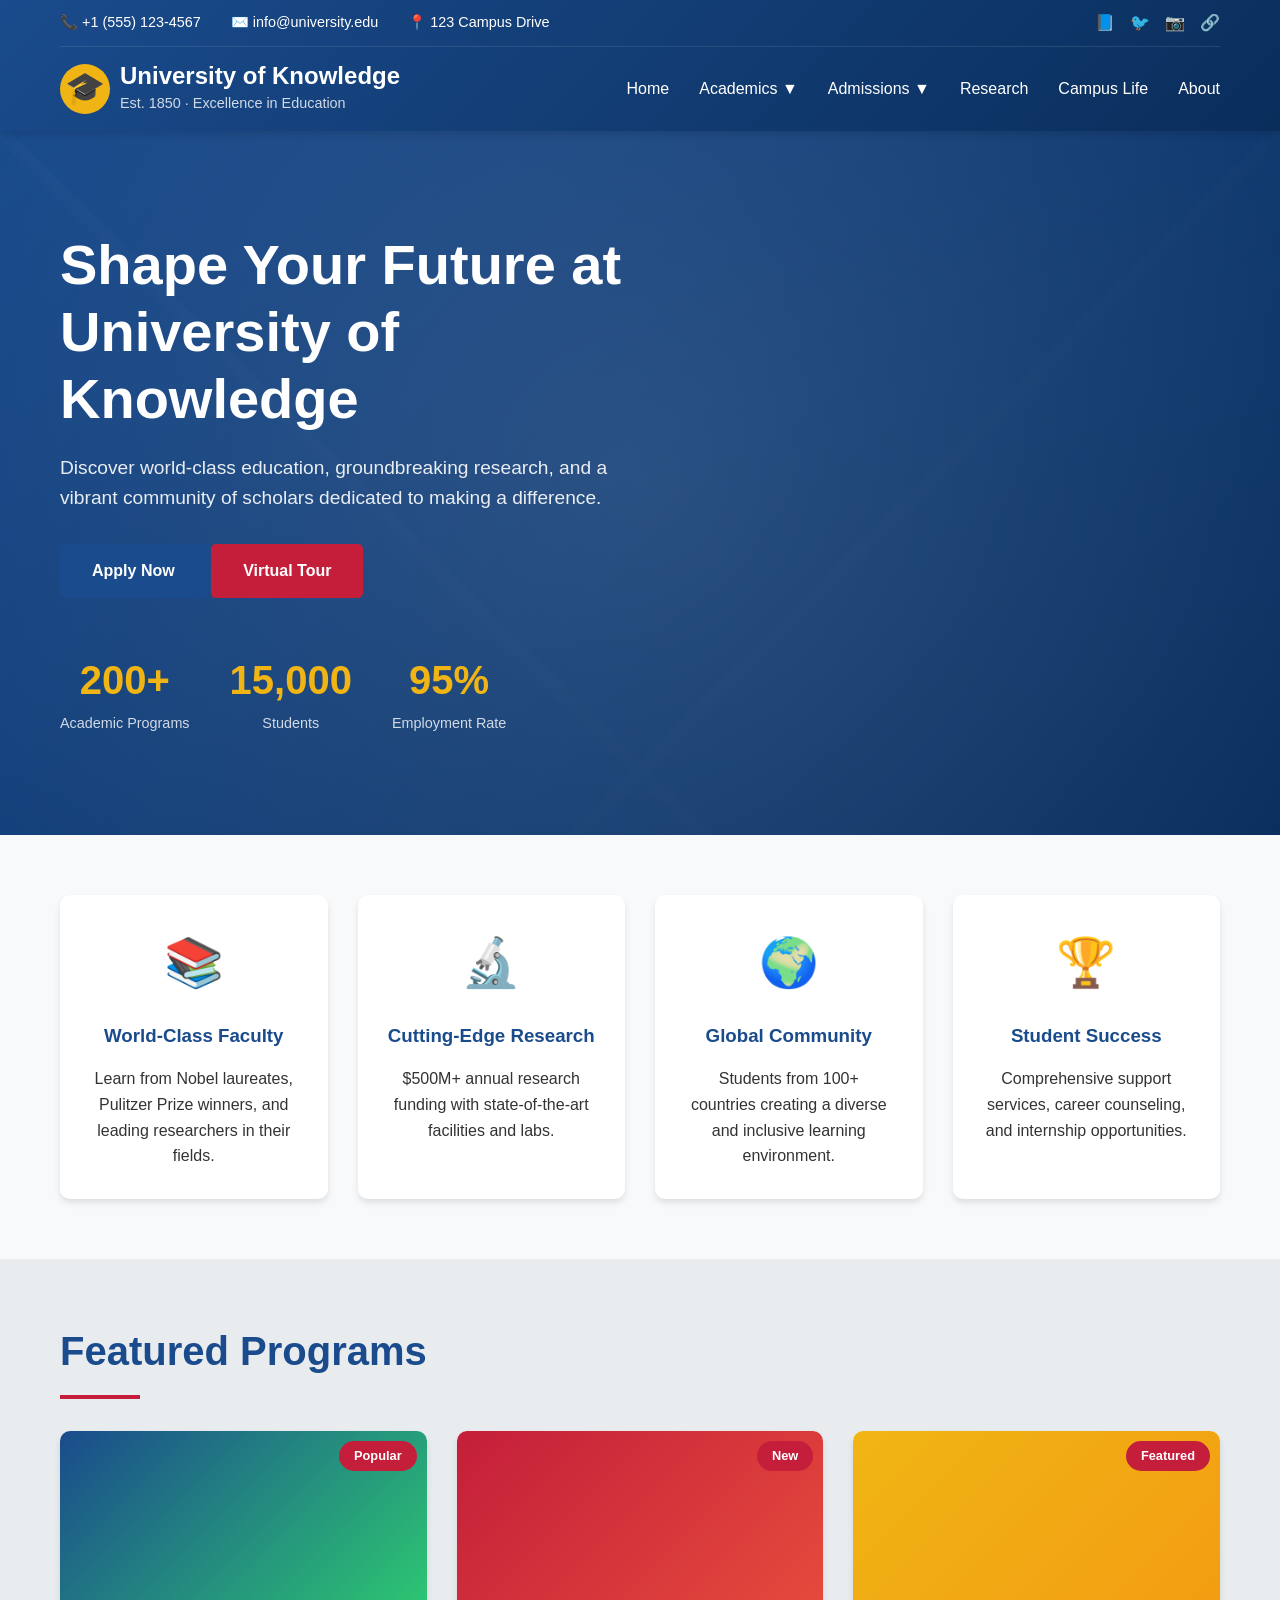
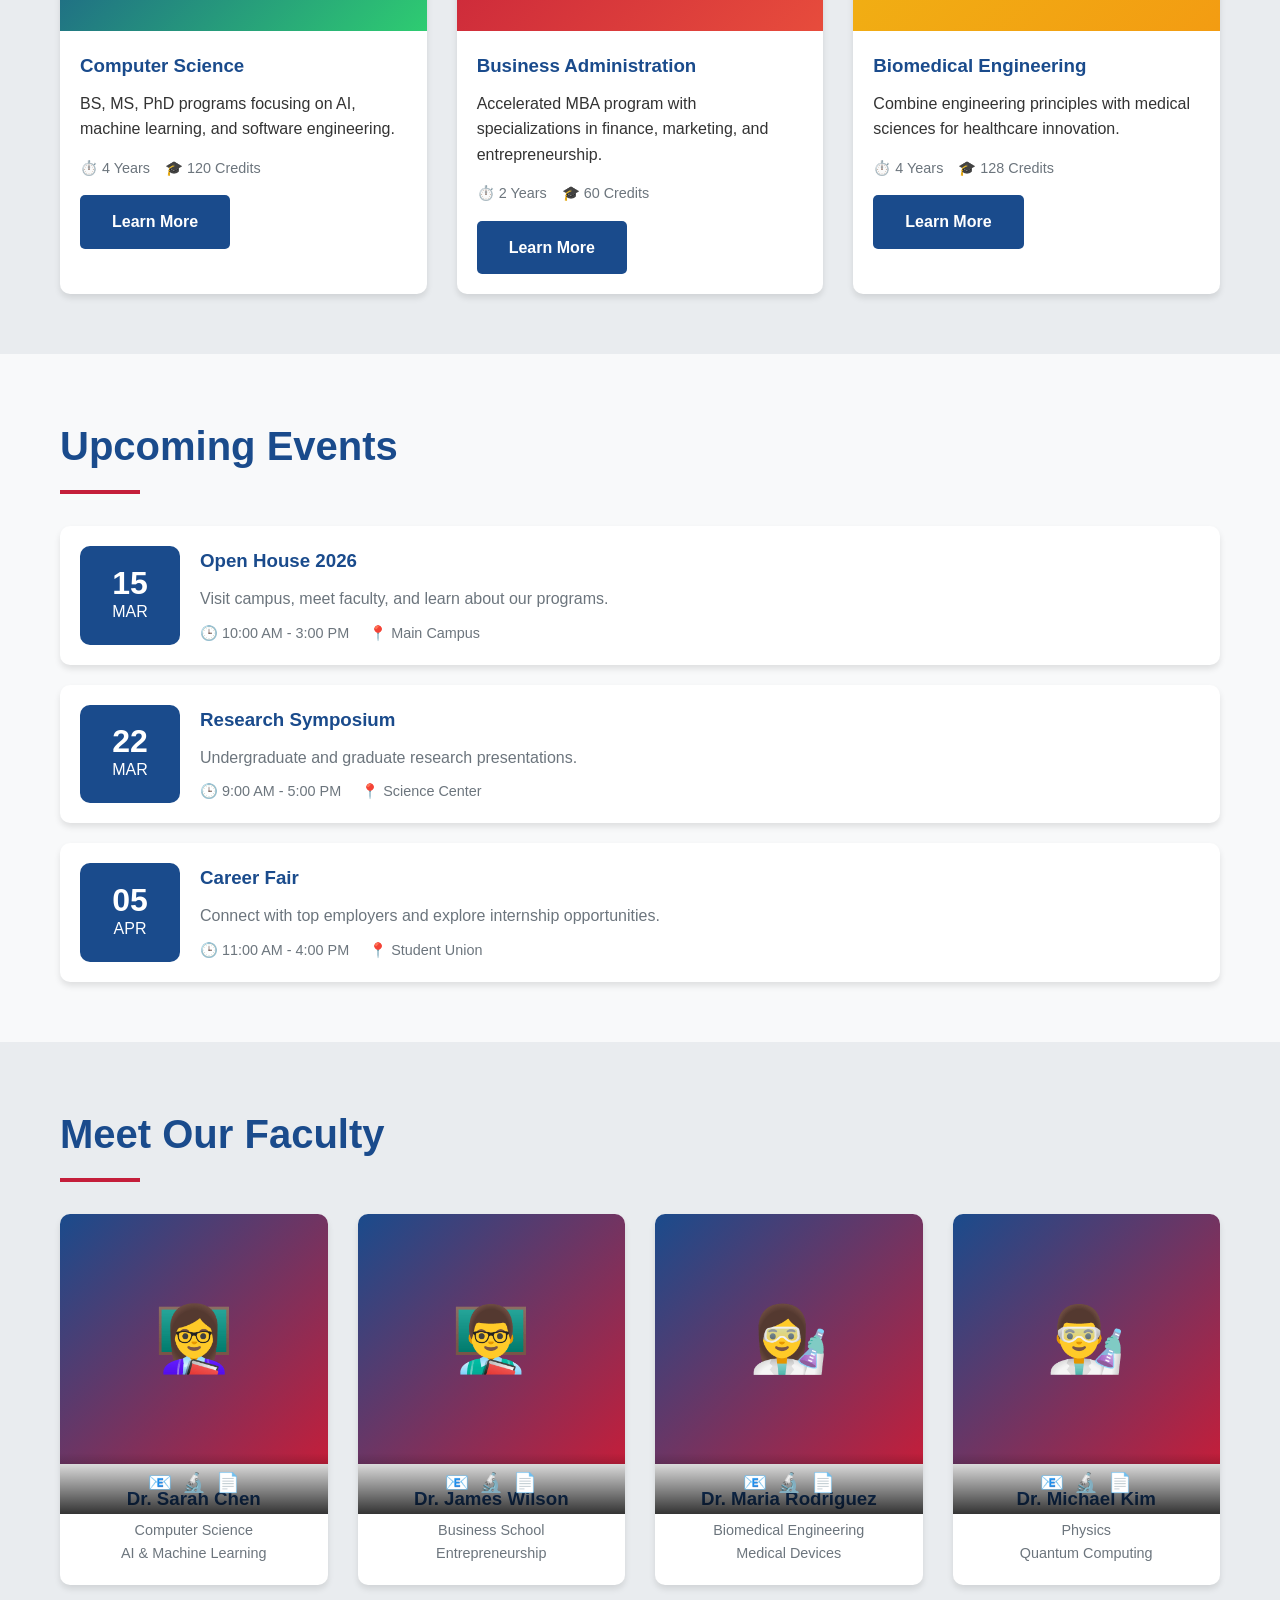
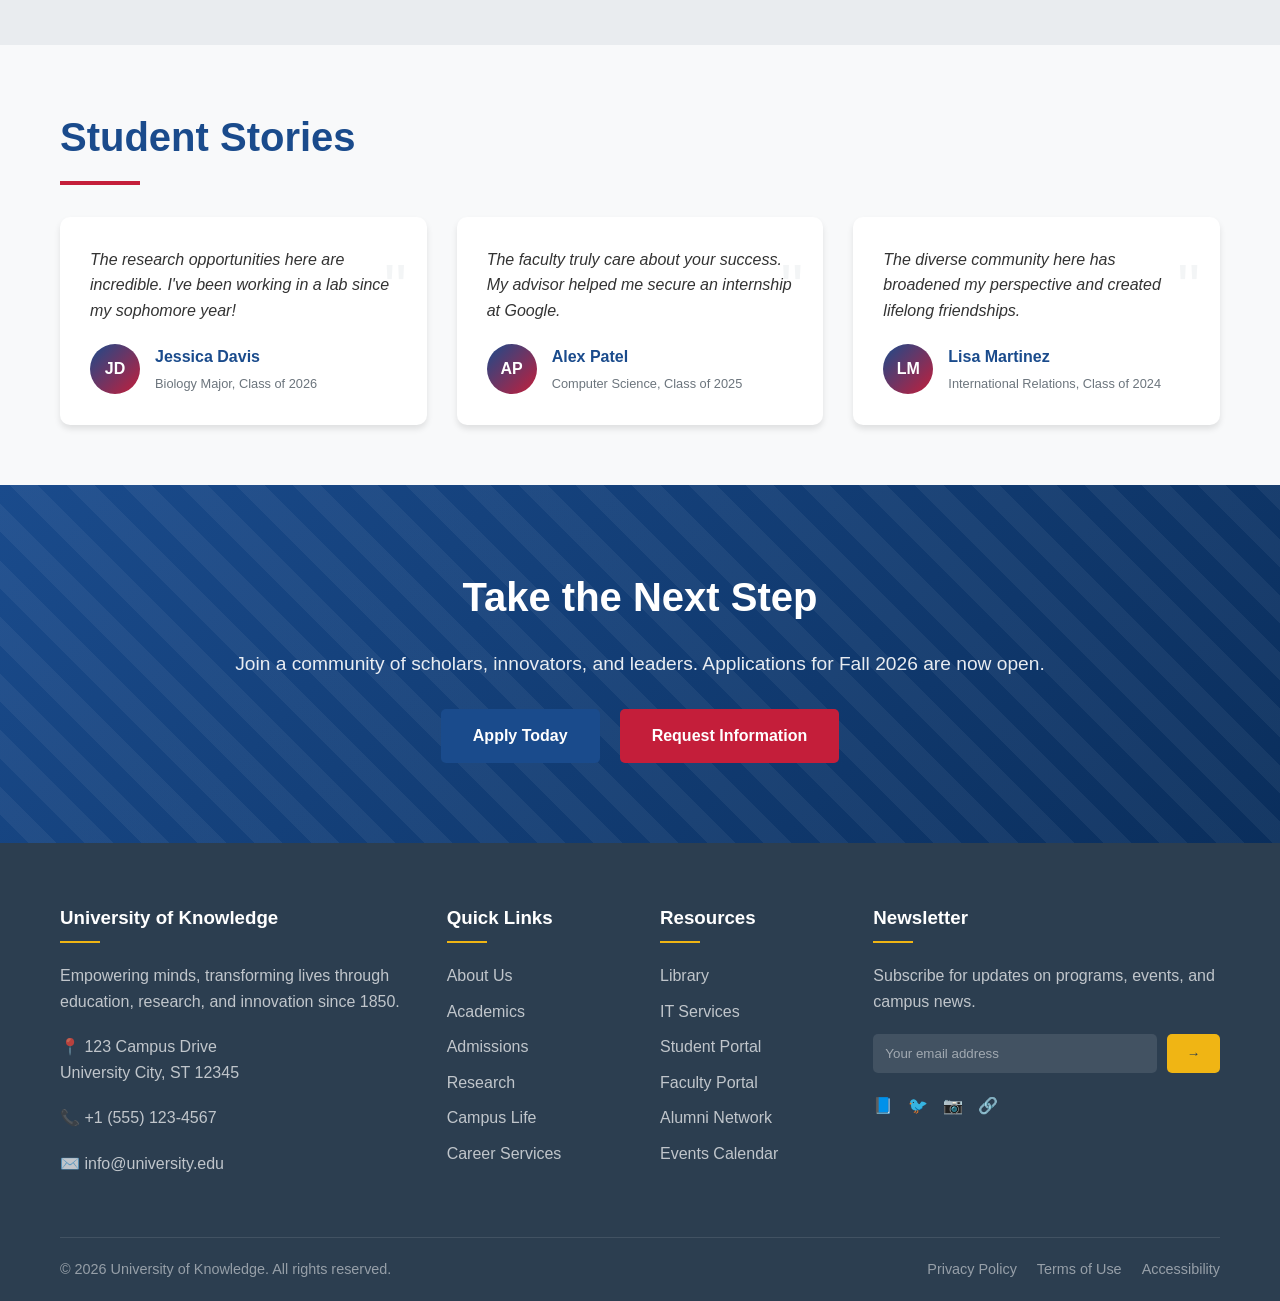
<file: index.html>
<!DOCTYPE html>
<html lang="en">
<head>
    <meta charset="UTF-8">
    <meta name="viewport" content="width=device-width, initial-scale=1.0">
    <title>University of Knowledge - Demo</title>
    <link rel="stylesheet" href="style.css">
      
</head>
<body>
    <header id="university-header">
        <div class="container">
            <!-- Top Bar -->
            <div class="header-top">
                <div class="university-info">
                    <span>📞 +1 (555) 123-4567</span>
                    <span>✉️ info@university.edu</span>
                    <span>📍 123 Campus Drive</span>
                </div>
                <div class="social-links">
                    <a href="#">📘</a>
                    <a href="#">🐦</a>
                    <a href="#">📷</a>
                    <a href="#">🔗</a>
                </div>
            </div>

            <!-- Main Navigation -->
            <nav class="main-nav">
                <div class="logo">
                    <div class="logo-icon">🎓</div>
                    <div class="logo-text">
                        <h1>University of Knowledge</h1>
                        <span>Est. 1850 · Excellence in Education</span>
                    </div>
                </div>
                
                <button class="mobile-menu-btn" onclick="toggleMenu()">☰</button>
                
                <ul class="nav-menu" id="navMenu">
                    <li><a href="#">Home</a></li>
                    <li class="dropdown">
                        <a href="#">Academics ▼</a>
                        <div class="dropdown-content">
                            <a href="#">Undergraduate</a>
                            <a href="#">Graduate</a>
                            <a href="#">Online Programs</a>
                            <a href="#">Continuing Education</a>
                        </div>
                    </li>
                    <li class="dropdown">
                        <a href="#">Admissions ▼</a>
                        <div class="dropdown-content">
                            <a href="#">Apply Now</a>
                            <a href="#">Requirements</a>
                            <a href="#">Tuition & Aid</a>
                            <a href="#">Visit Campus</a>
                        </div>
                    </li>
                    <li><a href="#">Research</a></li>
                    <li><a href="#">Campus Life</a></li>
                    <li><a href="#">About</a></li>
                </ul>
            </nav>
        </div>
    </header>

    <!-- Hero Section -->
    <section class="hero">
        <div class="container">
            <div class="hero-content">
                <h2>Shape Your Future at University of Knowledge</h2>
                <p>Discover world-class education, groundbreaking research, and a vibrant community of scholars dedicated to making a difference.</p>
                <a href="#" class="btn">Apply Now</a>
                <a href="#" class="btn btn-secondary">Virtual Tour</a>
                
                <div class="hero-stats">
                    <div class="stat-item">
                        <div class="stat-number">200+</div>
                        <div class="stat-label">Academic Programs</div>
                    </div>
                    <div class="stat-item">
                        <div class="stat-number">15,000</div>
                        <div class="stat-label">Students</div>
                    </div>
                    <div class="stat-item">
                        <div class="stat-number">95%</div>
                        <div class="stat-label">Employment Rate</div>
                    </div>
                </div>
            </div>
        </div>
    </section>

    <!-- Features Section -->
    <div class="container">
        <div class="features-grid">
            <div class="feature-card">
                <div class="feature-icon">📚</div>
                <h3>World-Class Faculty</h3>
                <p>Learn from Nobel laureates, Pulitzer Prize winners, and leading researchers in their fields.</p>
            </div>
            <div class="feature-card">
                <div class="feature-icon">🔬</div>
                <h3>Cutting-Edge Research</h3>
                <p>$500M+ annual research funding with state-of-the-art facilities and labs.</p>
            </div>
            <div class="feature-card">
                <div class="feature-icon">🌍</div>
                <h3>Global Community</h3>
                <p>Students from 100+ countries creating a diverse and inclusive learning environment.</p>
            </div>
            <div class="feature-card">
                <div class="feature-icon">🏆</div>
                <h3>Student Success</h3>
                <p>Comprehensive support services, career counseling, and internship opportunities.</p>
            </div>
        </div>
    </div>

    <!-- Programs Section -->
    <section class="programs">
        <div class="container">
            <h2 class="section-title">Featured Programs</h2>
            <div class="programs-grid">
                <div class="program-card">
                    <div class="program-image">
                        <div class="program-badge">Popular</div>
                    </div>
                    <div class="program-content">
                        <h3>Computer Science</h3>
                        <p>BS, MS, PhD programs focusing on AI, machine learning, and software engineering.</p>
                        <div class="program-meta">
                            <span>⏱️ 4 Years</span>
                            <span>🎓 120 Credits</span>
                        </div>
                        <a href="#" class="btn">Learn More</a>
                    </div>
                </div>
                <div class="program-card">
                    <div class="program-image">
                        <div class="program-badge">New</div>
                    </div>
                    <div class="program-content">
                        <h3>Business Administration</h3>
                        <p>Accelerated MBA program with specializations in finance, marketing, and entrepreneurship.</p>
                        <div class="program-meta">
                            <span>⏱️ 2 Years</span>
                            <span>🎓 60 Credits</span>
                        </div>
                        <a href="#" class="btn">Learn More</a>
                    </div>
                </div>
                <div class="program-card">
                    <div class="program-image">
                        <div class="program-badge">Featured</div>
                    </div>
                    <div class="program-content">
                        <h3>Biomedical Engineering</h3>
                        <p>Combine engineering principles with medical sciences for healthcare innovation.</p>
                        <div class="program-meta">
                            <span>⏱️ 4 Years</span>
                            <span>🎓 128 Credits</span>
                        </div>
                        <a href="#" class="btn">Learn More</a>
                    </div>
                </div>
            </div>
        </div>
    </section>

    <!-- Events Section -->
    <section class="events">
        <div class="container">
            <h2 class="section-title">Upcoming Events</h2>
            <div class="events-list">
                <div class="event-item">
                    <div class="event-date">
                        <div class="day">15</div>
                        <div class="month">MAR</div>
                    </div>
                    <div class="event-details">
                        <h3>Open House 2026</h3>
                        <p>Visit campus, meet faculty, and learn about our programs.</p>
                        <div class="event-meta">
                            <span>🕒 10:00 AM - 3:00 PM</span>
                            <span>📍 Main Campus</span>
                        </div>
                    </div>
                </div>
                <div class="event-item">
                    <div class="event-date">
                        <div class="day">22</div>
                        <div class="month">MAR</div>
                    </div>
                    <div class="event-details">
                        <h3>Research Symposium</h3>
                        <p>Undergraduate and graduate research presentations.</p>
                        <div class="event-meta">
                            <span>🕒 9:00 AM - 5:00 PM</span>
                            <span>📍 Science Center</span>
                        </div>
                    </div>
                </div>
                <div class="event-item">
                    <div class="event-date">
                        <div class="day">05</div>
                        <div class="month">APR</div>
                    </div>
                    <div class="event-details">
                        <h3>Career Fair</h3>
                        <p>Connect with top employers and explore internship opportunities.</p>
                        <div class="event-meta">
                            <span>🕒 11:00 AM - 4:00 PM</span>
                            <span>📍 Student Union</span>
                        </div>
                    </div>
                </div>
            </div>
        </div>
    </section>

    <section class="faculty">
        <div class="container">
            <h2 class="section-title">Meet Our Faculty</h2>
            <div class="faculty-grid">
                <div class="faculty-card">
                    <div class="faculty-image">
                        <span>👩‍🏫</span>
                        <div class="faculty-social">
                            <a href="#">📧</a>
                            <a href="#">🔬</a>
                            <a href="#">📄</a>
                        </div>
                    </div>
                    <div class="faculty-info">
                        <h3>Dr. Sarah Chen</h3>
                        <p>Computer Science</p>
                        <p>AI & Machine Learning</p>
                    </div>
                </div>
                <div class="faculty-card">
                    <div class="faculty-image">
                        <span>👨‍🏫</span>
                        <div class="faculty-social">
                            <a href="#">📧</a>
                            <a href="#">🔬</a>
                            <a href="#">📄</a>
                        </div>
                    </div>
                    <div class="faculty-info">
                        <h3>Dr. James Wilson</h3>
                        <p>Business School</p>
                        <p>Entrepreneurship</p>
                    </div>
                </div>
                <div class="faculty-card">
                    <div class="faculty-image">
                        <span>👩‍🔬</span>
                        <div class="faculty-social">
                            <a href="#">📧</a>
                            <a href="#">🔬</a>
                            <a href="#">📄</a>
                        </div>
                    </div>
                    <div class="faculty-info">
                        <h3>Dr. Maria Rodriguez</h3>
                        <p>Biomedical Engineering</p>
                        <p>Medical Devices</p>
                    </div>
                </div>
                <div class="faculty-card">
                    <div class="faculty-image">
                        <span>👨‍🔬</span>
                        <div class="faculty-social">
                            <a href="#">📧</a>
                            <a href="#">🔬</a>
                            <a href="#">📄</a>
                        </div>
                    </div>
                    <div class="faculty-info">
                        <h3>Dr. Michael Kim</h3>
                        <p>Physics</p>
                        <p>Quantum Computing</p>
                    </div>
                </div>
            </div>
        </div>
    </section>

    <section class="testimonials">
        <div class="container">
            <h2 class="section-title">Student Stories</h2>
            <div class="testimonial-slider">
                <div class="testimonial-card">
                    <div class="quote-icon">"</div>
                    <p class="testimonial-text">The research opportunities here are incredible. I've been working in a lab since my sophomore year!</p>
                    <div class="testimonial-author">
                        <div class="author-avatar">JD</div>
                        <div class="author-info">
                            <h4>Jessica Davis</h4>
                            <p>Biology Major, Class of 2026</p>
                        </div>
                    </div>
                </div>
                <div class="testimonial-card">
                    <div class="quote-icon">"</div>
                    <p class="testimonial-text">The faculty truly care about your success. My advisor helped me secure an internship at Google.</p>
                    <div class="testimonial-author">
                        <div class="author-avatar">AP</div>
                        <div class="author-info">
                            <h4>Alex Patel</h4>
                            <p>Computer Science, Class of 2025</p>
                        </div>
                    </div>
                </div>
                <div class="testimonial-card">
                    <div class="quote-icon">"</div>
                    <p class="testimonial-text">The diverse community here has broadened my perspective and created lifelong friendships.</p>
                    <div class="testimonial-author">
                        <div class="author-avatar">LM</div>
                        <div class="author-info">
                            <h4>Lisa Martinez</h4>
                            <p>International Relations, Class of 2024</p>
                        </div>
                    </div>
                </div>
            </div>
        </div>
    </section>

    <section class="cta">
        <div class="container">
            <div class="cta-content">
                <h2>Take the Next Step</h2>
                <p>Join a community of scholars, innovators, and leaders. Applications for Fall 2026 are now open.</p>
                <div class="cta-buttons">
                    <a href="#" class="btn">Apply Today</a>
                    <a href="#" class="btn btn-secondary">Request Information</a>
                </div>
            </div>
        </div>
    </section>

    <footer id="university-footer">
        <div class="container">
            <div class="footer-grid">
                <div class="footer-col">
                    <h3>University of Knowledge</h3>
                    <p>Empowering minds, transforming lives through education, research, and innovation since 1850.</p>
                    <p>📍 123 Campus Drive<br>University City, ST 12345</p>
                    <p>📞 +1 (555) 123-4567</p>
                    <p>✉️ info@university.edu</p>
                </div>
                <div class="footer-col">
                    <h3>Quick Links</h3>
                    <ul class="footer-links">
                        <li><a href="#">About Us</a></li>
                        <li><a href="#">Academics</a></li>
                        <li><a href="#">Admissions</a></li>
                        <li><a href="#">Research</a></li>
                        <li><a href="#">Campus Life</a></li>
                        <li><a href="#">Career Services</a></li>
                    </ul>
                </div>
                <div class="footer-col">
                    <h3>Resources</h3>
                    <ul class="footer-links">
                        <li><a href="#">Library</a></li>
                        <li><a href="#">IT Services</a></li>
                        <li><a href="#">Student Portal</a></li>
                        <li><a href="#">Faculty Portal</a></li>
                        <li><a href="#">Alumni Network</a></li>
                        <li><a href="#">Events Calendar</a></li>
                    </ul>
                </div>
                <div class="footer-col">
                    <h3>Newsletter</h3>
                    <p>Subscribe for updates on programs, events, and campus news.</p>
                    <form class="newsletter-form">
                        <input type="email" placeholder="Your email address">
                        <button type="submit">→</button>
                    </form>
                    <div class="social-links" style="margin-top: 20px;">
                        <a href="#">📘</a>
                        <a href="#">🐦</a>
                        <a href="#">📷</a>
                        <a href="#">🔗</a>
                    </div>
                </div>
            </div>
            <div class="footer-bottom">
                <div>© 2026 University of Knowledge. All rights reserved.</div>
                <div class="footer-bottom-links">
                    <a href="#">Privacy Policy</a>
                    <a href="#">Terms of Use</a>
                    <a href="#">Accessibility</a>
                </div>
            </div>
        </div>
    </footer>


</body>
</html>
</file>
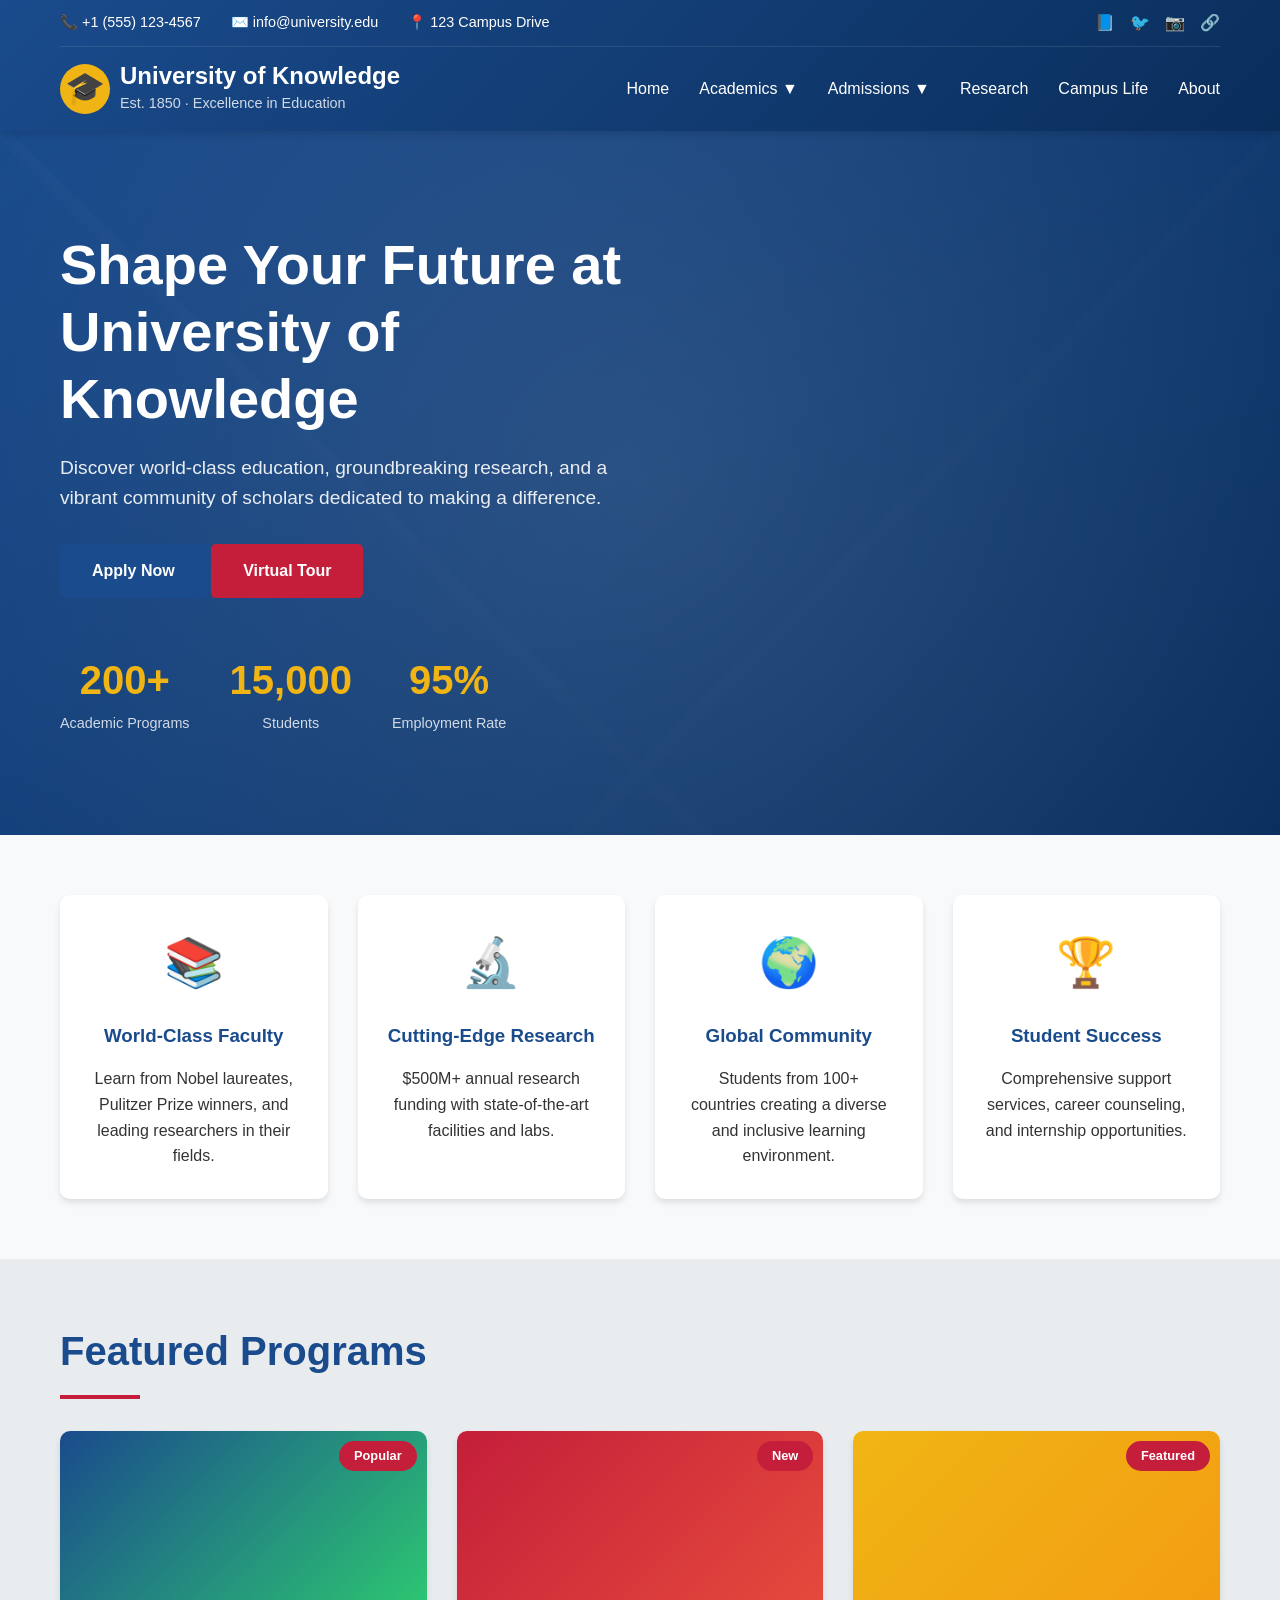
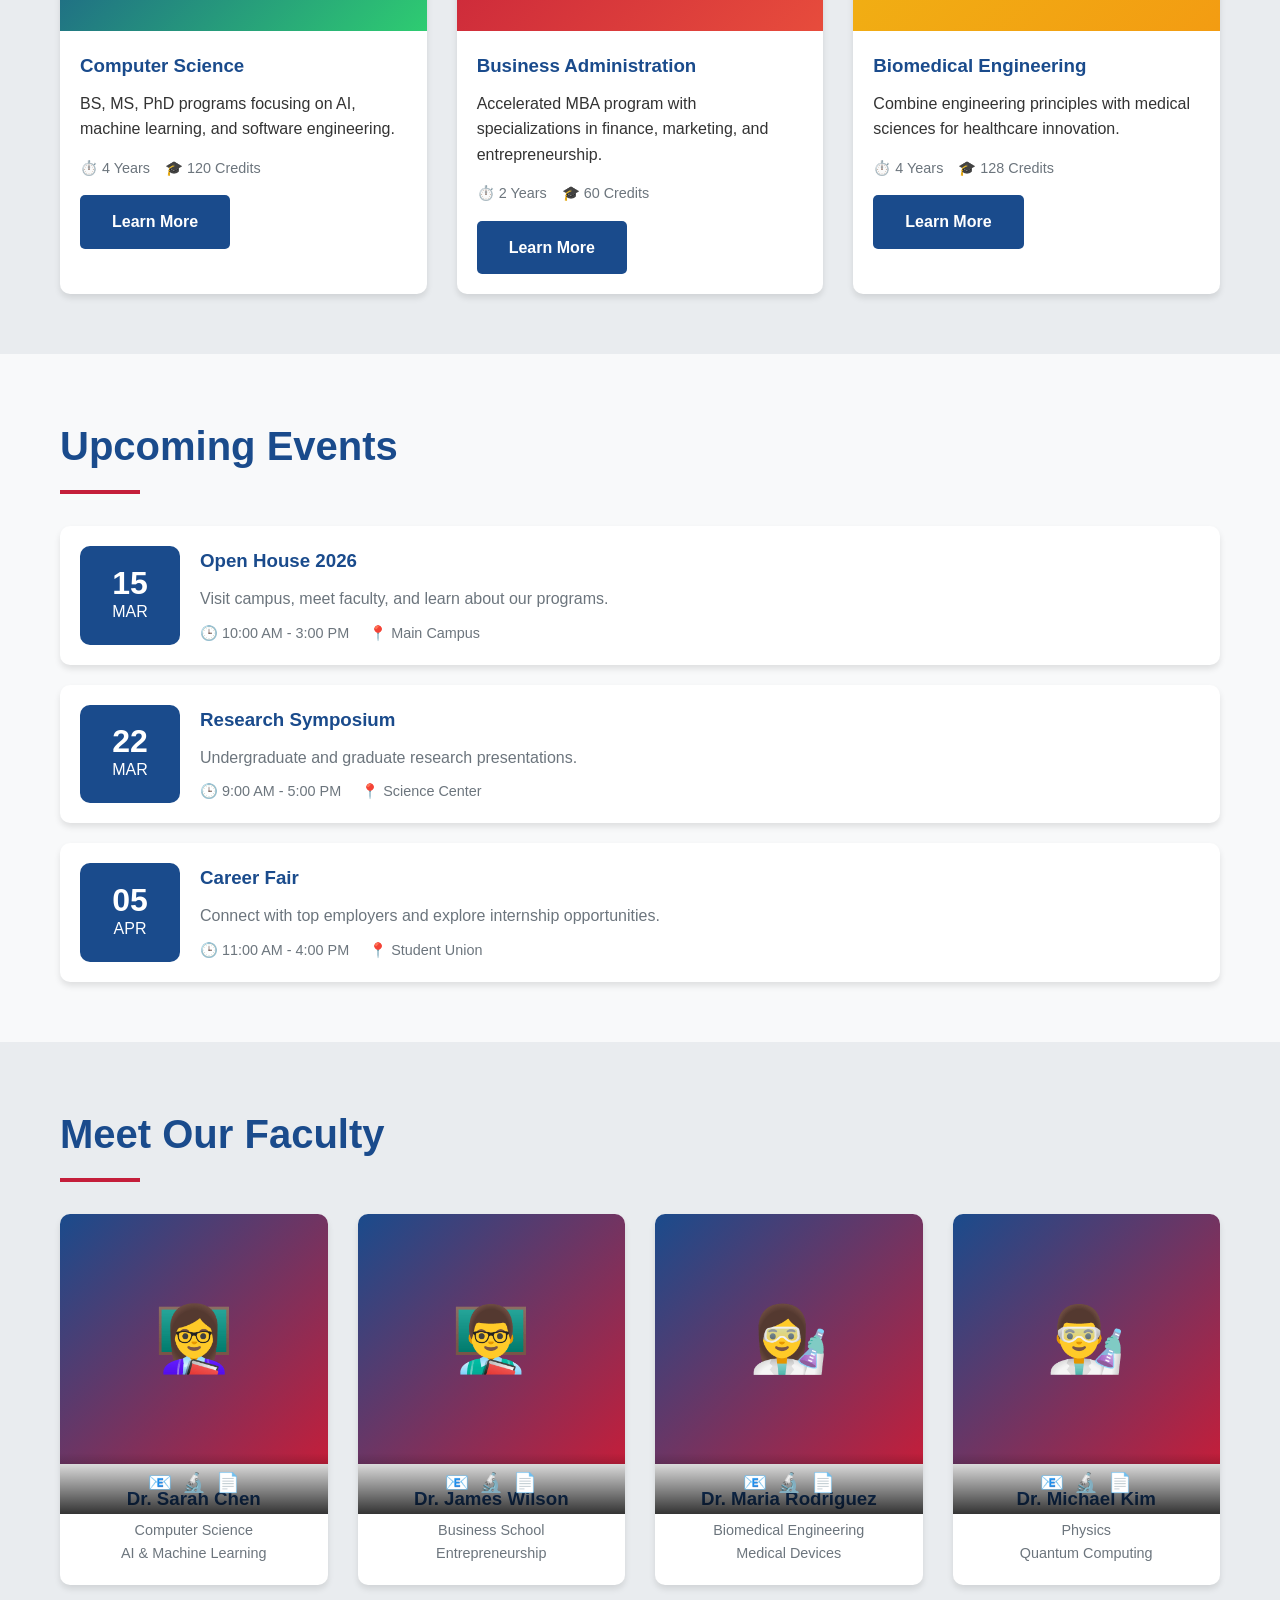
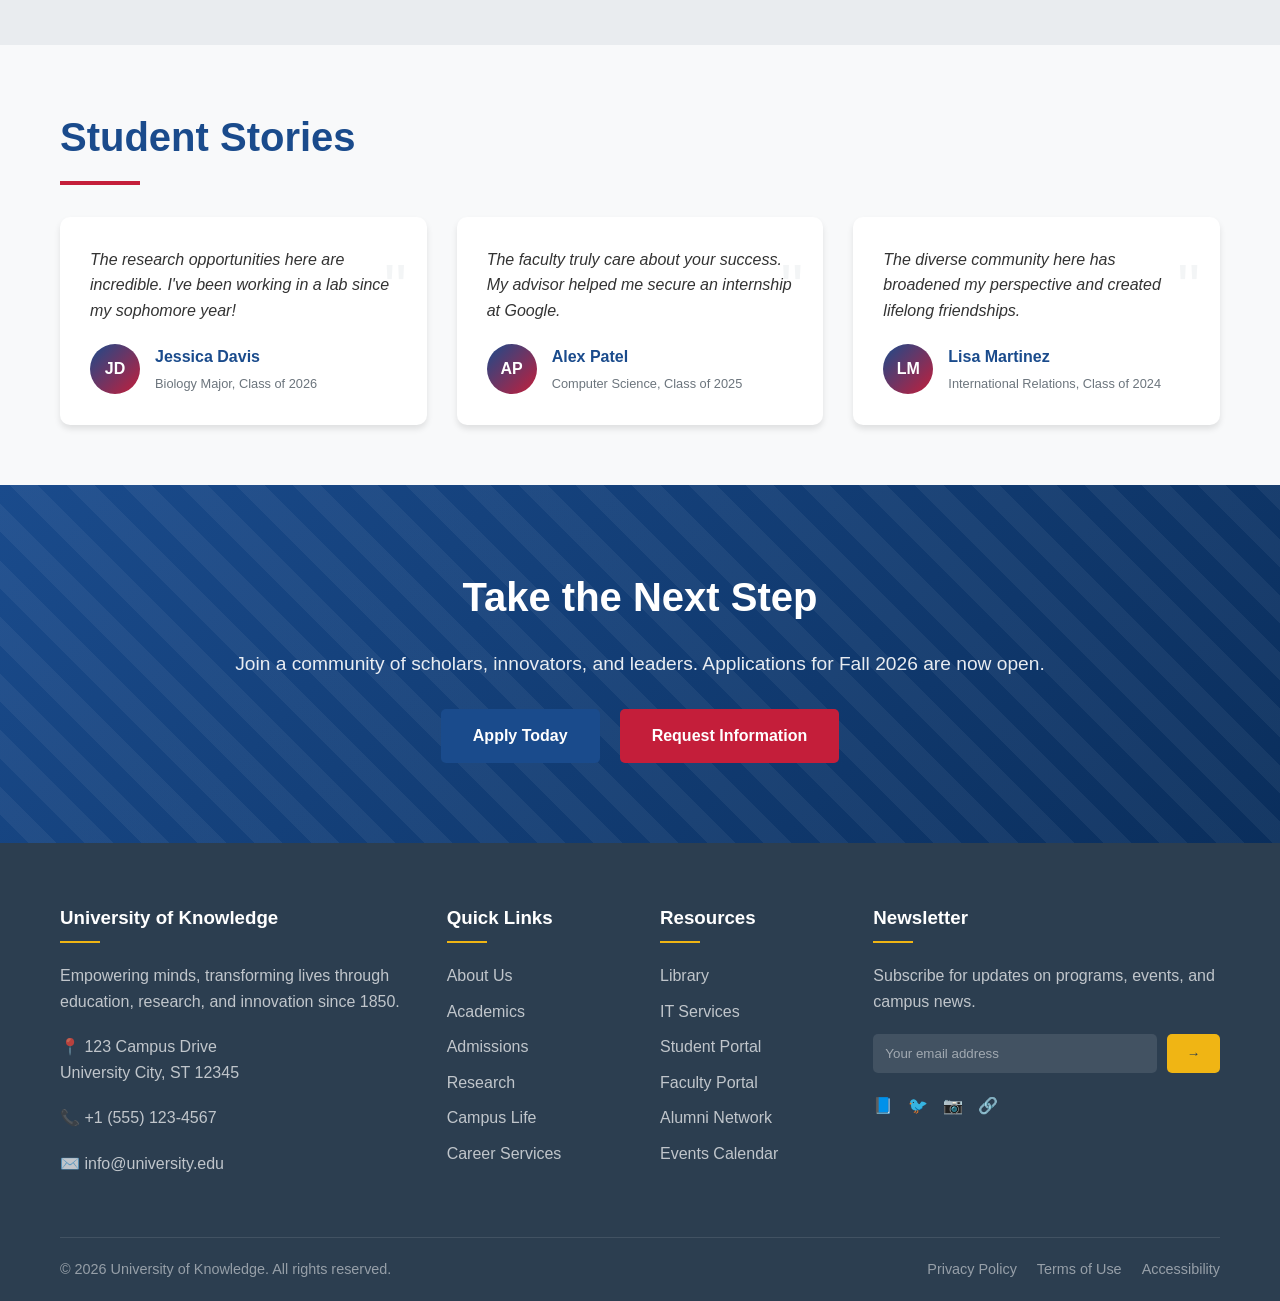
<file: webdev.html>
<!DOCTYPE html>
<html lang="en">
<head>
    <meta charset="UTF-8">
    <meta name="viewport" content="width=device-width, initial-scale=1.0">
    <title>University of Knowledge - Demo</title>
    <link rel="stylesheet" href="style.css">
      
</head>
<body>
    <header id="university-header">
        <div class="container">
            <!-- Top Bar -->
            <div class="header-top">
                <div class="university-info">
                    <span>📞 +1 (555) 123-4567</span>
                    <span>✉️ info@university.edu</span>
                    <span>📍 123 Campus Drive</span>
                </div>
                <div class="social-links">
                    <a href="#">📘</a>
                    <a href="#">🐦</a>
                    <a href="#">📷</a>
                    <a href="#">🔗</a>
                </div>
            </div>

            <!-- Main Navigation -->
            <nav class="main-nav">
                <div class="logo">
                    <div class="logo-icon">🎓</div>
                    <div class="logo-text">
                        <h1>University of Knowledge</h1>
                        <span>Est. 1850 · Excellence in Education</span>
                    </div>
                </div>
                
                <button class="mobile-menu-btn" onclick="toggleMenu()">☰</button>
                
                <ul class="nav-menu" id="navMenu">
                    <li><a href="#">Home</a></li>
                    <li class="dropdown">
                        <a href="#">Academics ▼</a>
                        <div class="dropdown-content">
                            <a href="#">Undergraduate</a>
                            <a href="#">Graduate</a>
                            <a href="#">Online Programs</a>
                            <a href="#">Continuing Education</a>
                        </div>
                    </li>
                    <li class="dropdown">
                        <a href="#">Admissions ▼</a>
                        <div class="dropdown-content">
                            <a href="#">Apply Now</a>
                            <a href="#">Requirements</a>
                            <a href="#">Tuition & Aid</a>
                            <a href="#">Visit Campus</a>
                        </div>
                    </li>
                    <li><a href="#">Research</a></li>
                    <li><a href="#">Campus Life</a></li>
                    <li><a href="#">About</a></li>
                </ul>
            </nav>
        </div>
    </header>

    <!-- Hero Section -->
    <section class="hero">
        <div class="container">
            <div class="hero-content">
                <h2>Shape Your Future at University of Knowledge</h2>
                <p>Discover world-class education, groundbreaking research, and a vibrant community of scholars dedicated to making a difference.</p>
                <a href="#" class="btn">Apply Now</a>
                <a href="#" class="btn btn-secondary">Virtual Tour</a>
                
                <div class="hero-stats">
                    <div class="stat-item">
                        <div class="stat-number">200+</div>
                        <div class="stat-label">Academic Programs</div>
                    </div>
                    <div class="stat-item">
                        <div class="stat-number">15,000</div>
                        <div class="stat-label">Students</div>
                    </div>
                    <div class="stat-item">
                        <div class="stat-number">95%</div>
                        <div class="stat-label">Employment Rate</div>
                    </div>
                </div>
            </div>
        </div>
    </section>

    <!-- Features Section -->
    <div class="container">
        <div class="features-grid">
            <div class="feature-card">
                <div class="feature-icon">📚</div>
                <h3>World-Class Faculty</h3>
                <p>Learn from Nobel laureates, Pulitzer Prize winners, and leading researchers in their fields.</p>
            </div>
            <div class="feature-card">
                <div class="feature-icon">🔬</div>
                <h3>Cutting-Edge Research</h3>
                <p>$500M+ annual research funding with state-of-the-art facilities and labs.</p>
            </div>
            <div class="feature-card">
                <div class="feature-icon">🌍</div>
                <h3>Global Community</h3>
                <p>Students from 100+ countries creating a diverse and inclusive learning environment.</p>
            </div>
            <div class="feature-card">
                <div class="feature-icon">🏆</div>
                <h3>Student Success</h3>
                <p>Comprehensive support services, career counseling, and internship opportunities.</p>
            </div>
        </div>
    </div>

    <!-- Programs Section -->
    <section class="programs">
        <div class="container">
            <h2 class="section-title">Featured Programs</h2>
            <div class="programs-grid">
                <div class="program-card">
                    <div class="program-image">
                        <div class="program-badge">Popular</div>
                    </div>
                    <div class="program-content">
                        <h3>Computer Science</h3>
                        <p>BS, MS, PhD programs focusing on AI, machine learning, and software engineering.</p>
                        <div class="program-meta">
                            <span>⏱️ 4 Years</span>
                            <span>🎓 120 Credits</span>
                        </div>
                        <a href="#" class="btn">Learn More</a>
                    </div>
                </div>
                <div class="program-card">
                    <div class="program-image">
                        <div class="program-badge">New</div>
                    </div>
                    <div class="program-content">
                        <h3>Business Administration</h3>
                        <p>Accelerated MBA program with specializations in finance, marketing, and entrepreneurship.</p>
                        <div class="program-meta">
                            <span>⏱️ 2 Years</span>
                            <span>🎓 60 Credits</span>
                        </div>
                        <a href="#" class="btn">Learn More</a>
                    </div>
                </div>
                <div class="program-card">
                    <div class="program-image">
                        <div class="program-badge">Featured</div>
                    </div>
                    <div class="program-content">
                        <h3>Biomedical Engineering</h3>
                        <p>Combine engineering principles with medical sciences for healthcare innovation.</p>
                        <div class="program-meta">
                            <span>⏱️ 4 Years</span>
                            <span>🎓 128 Credits</span>
                        </div>
                        <a href="#" class="btn">Learn More</a>
                    </div>
                </div>
            </div>
        </div>
    </section>

    <!-- Events Section -->
    <section class="events">
        <div class="container">
            <h2 class="section-title">Upcoming Events</h2>
            <div class="events-list">
                <div class="event-item">
                    <div class="event-date">
                        <div class="day">15</div>
                        <div class="month">MAR</div>
                    </div>
                    <div class="event-details">
                        <h3>Open House 2026</h3>
                        <p>Visit campus, meet faculty, and learn about our programs.</p>
                        <div class="event-meta">
                            <span>🕒 10:00 AM - 3:00 PM</span>
                            <span>📍 Main Campus</span>
                        </div>
                    </div>
                </div>
                <div class="event-item">
                    <div class="event-date">
                        <div class="day">22</div>
                        <div class="month">MAR</div>
                    </div>
                    <div class="event-details">
                        <h3>Research Symposium</h3>
                        <p>Undergraduate and graduate research presentations.</p>
                        <div class="event-meta">
                            <span>🕒 9:00 AM - 5:00 PM</span>
                            <span>📍 Science Center</span>
                        </div>
                    </div>
                </div>
                <div class="event-item">
                    <div class="event-date">
                        <div class="day">05</div>
                        <div class="month">APR</div>
                    </div>
                    <div class="event-details">
                        <h3>Career Fair</h3>
                        <p>Connect with top employers and explore internship opportunities.</p>
                        <div class="event-meta">
                            <span>🕒 11:00 AM - 4:00 PM</span>
                            <span>📍 Student Union</span>
                        </div>
                    </div>
                </div>
            </div>
        </div>
    </section>

    <section class="faculty">
        <div class="container">
            <h2 class="section-title">Meet Our Faculty</h2>
            <div class="faculty-grid">
                <div class="faculty-card">
                    <div class="faculty-image">
                        <span>👩‍🏫</span>
                        <div class="faculty-social">
                            <a href="#">📧</a>
                            <a href="#">🔬</a>
                            <a href="#">📄</a>
                        </div>
                    </div>
                    <div class="faculty-info">
                        <h3>Dr. Sarah Chen</h3>
                        <p>Computer Science</p>
                        <p>AI & Machine Learning</p>
                    </div>
                </div>
                <div class="faculty-card">
                    <div class="faculty-image">
                        <span>👨‍🏫</span>
                        <div class="faculty-social">
                            <a href="#">📧</a>
                            <a href="#">🔬</a>
                            <a href="#">📄</a>
                        </div>
                    </div>
                    <div class="faculty-info">
                        <h3>Dr. James Wilson</h3>
                        <p>Business School</p>
                        <p>Entrepreneurship</p>
                    </div>
                </div>
                <div class="faculty-card">
                    <div class="faculty-image">
                        <span>👩‍🔬</span>
                        <div class="faculty-social">
                            <a href="#">📧</a>
                            <a href="#">🔬</a>
                            <a href="#">📄</a>
                        </div>
                    </div>
                    <div class="faculty-info">
                        <h3>Dr. Maria Rodriguez</h3>
                        <p>Biomedical Engineering</p>
                        <p>Medical Devices</p>
                    </div>
                </div>
                <div class="faculty-card">
                    <div class="faculty-image">
                        <span>👨‍🔬</span>
                        <div class="faculty-social">
                            <a href="#">📧</a>
                            <a href="#">🔬</a>
                            <a href="#">📄</a>
                        </div>
                    </div>
                    <div class="faculty-info">
                        <h3>Dr. Michael Kim</h3>
                        <p>Physics</p>
                        <p>Quantum Computing</p>
                    </div>
                </div>
            </div>
        </div>
    </section>

    <section class="testimonials">
        <div class="container">
            <h2 class="section-title">Student Stories</h2>
            <div class="testimonial-slider">
                <div class="testimonial-card">
                    <div class="quote-icon">"</div>
                    <p class="testimonial-text">The research opportunities here are incredible. I've been working in a lab since my sophomore year!</p>
                    <div class="testimonial-author">
                        <div class="author-avatar">JD</div>
                        <div class="author-info">
                            <h4>Jessica Davis</h4>
                            <p>Biology Major, Class of 2026</p>
                        </div>
                    </div>
                </div>
                <div class="testimonial-card">
                    <div class="quote-icon">"</div>
                    <p class="testimonial-text">The faculty truly care about your success. My advisor helped me secure an internship at Google.</p>
                    <div class="testimonial-author">
                        <div class="author-avatar">AP</div>
                        <div class="author-info">
                            <h4>Alex Patel</h4>
                            <p>Computer Science, Class of 2025</p>
                        </div>
                    </div>
                </div>
                <div class="testimonial-card">
                    <div class="quote-icon">"</div>
                    <p class="testimonial-text">The diverse community here has broadened my perspective and created lifelong friendships.</p>
                    <div class="testimonial-author">
                        <div class="author-avatar">LM</div>
                        <div class="author-info">
                            <h4>Lisa Martinez</h4>
                            <p>International Relations, Class of 2024</p>
                        </div>
                    </div>
                </div>
            </div>
        </div>
    </section>

    <section class="cta">
        <div class="container">
            <div class="cta-content">
                <h2>Take the Next Step</h2>
                <p>Join a community of scholars, innovators, and leaders. Applications for Fall 2026 are now open.</p>
                <div class="cta-buttons">
                    <a href="#" class="btn">Apply Today</a>
                    <a href="#" class="btn btn-secondary">Request Information</a>
                </div>
            </div>
        </div>
    </section>

    <footer id="university-footer">
        <div class="container">
            <div class="footer-grid">
                <div class="footer-col">
                    <h3>University of Knowledge</h3>
                    <p>Empowering minds, transforming lives through education, research, and innovation since 1850.</p>
                    <p>📍 123 Campus Drive<br>University City, ST 12345</p>
                    <p>📞 +1 (555) 123-4567</p>
                    <p>✉️ info@university.edu</p>
                </div>
                <div class="footer-col">
                    <h3>Quick Links</h3>
                    <ul class="footer-links">
                        <li><a href="#">About Us</a></li>
                        <li><a href="#">Academics</a></li>
                        <li><a href="#">Admissions</a></li>
                        <li><a href="#">Research</a></li>
                        <li><a href="#">Campus Life</a></li>
                        <li><a href="#">Career Services</a></li>
                    </ul>
                </div>
                <div class="footer-col">
                    <h3>Resources</h3>
                    <ul class="footer-links">
                        <li><a href="#">Library</a></li>
                        <li><a href="#">IT Services</a></li>
                        <li><a href="#">Student Portal</a></li>
                        <li><a href="#">Faculty Portal</a></li>
                        <li><a href="#">Alumni Network</a></li>
                        <li><a href="#">Events Calendar</a></li>
                    </ul>
                </div>
                <div class="footer-col">
                    <h3>Newsletter</h3>
                    <p>Subscribe for updates on programs, events, and campus news.</p>
                    <form class="newsletter-form">
                        <input type="email" placeholder="Your email address">
                        <button type="submit">→</button>
                    </form>
                    <div class="social-links" style="margin-top: 20px;">
                        <a href="#">📘</a>
                        <a href="#">🐦</a>
                        <a href="#">📷</a>
                        <a href="#">🔗</a>
                    </div>
                </div>
            </div>
            <div class="footer-bottom">
                <div>© 2026 University of Knowledge. All rights reserved.</div>
                <div class="footer-bottom-links">
                    <a href="#">Privacy Policy</a>
                    <a href="#">Terms of Use</a>
                    <a href="#">Accessibility</a>
                </div>
            </div>
        </div>
    </footer>


</body>
</html>
</file>
<file: style.css>
/* ========== CSS Variables & Reset ========== */
        :root {
            --primary: #1a4b8c;        /* Deep university blue */
            --secondary: #c41e3a;       /* Academic red */
            --accent: #f0b514;           /* Gold accent */
            --light: #f8f9fa;
            --dark: #2c3e50;
            --text: #333333;
            --gray: #6c757d;
            --light-gray: #e9ecef;
            --success: #28a745;
            --shadow: 0 4px 6px rgba(0,0,0,0.1);
            --transition: all 0.3s ease;
        }

        * {
            margin: 0;
            padding: 0;
            box-sizing: border-box;
        }

        body {
            font-family: 'Segoe UI', Tahoma, Geneva, Verdana, sans-serif;
            line-height: 1.6;
            color: var(--text);
            background: var(--light);
        }

        /* ========== Utility Classes ========== */
        .container {
            max-width: 1200px;
            margin: 0 auto;
            padding: 0 20px;
        }

        .section-title {
            font-size: 2.5rem;
            color: var(--primary);
            margin-bottom: 2rem;
            position: relative;
            padding-bottom: 1rem;
        }

        /* Pseudo-element for underline effect */
        .section-title::after {
            content: '';
            position: absolute;
            bottom: 0;
            left: 0;
            width: 80px;
            height: 4px;
            background: var(--secondary);
            transition: width 0.3s ease;
        }

        .section-title:hover::after {
            width: 150px;
        }

        .btn {
            display: inline-block;
            padding: 12px 30px;
            background: var(--primary);
            color: white;
            text-decoration: none;
            border-radius: 5px;
            transition: var(--transition);
            border: 2px solid transparent;
            font-weight: 600;
        }

        .btn:hover {
            background: transparent;
            color: var(--primary);
            border-color: var(--primary);
            transform: translateY(-3px);
            box-shadow: var(--shadow);
        }

        .btn-secondary {
            background: var(--secondary);
        }

        .btn-secondary:hover {
            color: var(--secondary);
            border-color: var(--secondary);
        }

        /* ========== Header & Navigation ========== */
        #university-header {
            background: linear-gradient(135deg, var(--primary), #0a2e5c);
            color: white;
            position: sticky;
            top: 0;
            z-index: 1000;
            box-shadow: var(--shadow);
        }

        .header-top {
            display: flex;
            justify-content: space-between;
            align-items: center;
            padding: 10px 0;
            border-bottom: 1px solid rgba(255,255,255,0.1);
        }

        .university-info {
            display: flex;
            gap: 30px;
            font-size: 0.9rem;
        }

        .university-info span {
            display: flex;
            align-items: center;
            gap: 5px;
        }

        .social-links {
            display: flex;
            gap: 15px;
        }

        .social-links a {
            color: white;
            text-decoration: none;
            transition: var(--transition);
        }

        .social-links a:hover {
            color: var(--accent);
            transform: translateY(-2px);
        }

        /* Main Navigation - Flexbox */
        .main-nav {
            display: flex;
            justify-content: space-between;
            align-items: center;
            padding: 15px 0;
        }

        .logo {
            display: flex;
            align-items: center;
            gap: 10px;
        }

        .logo-icon {
            font-size: 2rem;
            background: var(--accent);
            width: 50px;
            height: 50px;
            display: flex;
            align-items: center;
            justify-content: center;
            border-radius: 50%;
            color: var(--primary);
            animation: rotate 10s linear infinite;
        }

        @keyframes rotate {
            from { transform: rotate(0deg); }
            to { transform: rotate(360deg); }
        }

        .logo-text h1 {
            font-size: 1.5rem;
            line-height: 1.2;
        }

        .logo-text span {
            font-size: 0.9rem;
            color: rgba(255,255,255,0.8);
        }

        .nav-menu {
            display: flex;
            gap: 30px;
            list-style: none;
        }

        .nav-menu li {
            position: relative;
        }

        .nav-menu a {
            color: white;
            text-decoration: none;
            font-weight: 500;
            padding: 10px 0;
            display: block;
            transition: var(--transition);
        }

        /* Pseudo-element for nav hover effect */
        .nav-menu a::after {
            content: '';
            position: absolute;
            bottom: 0;
            left: 0;
            width: 0;
            height: 2px;
            background: var(--accent);
            transition: width 0.3s ease;
        }

        .nav-menu a:hover::after {
            width: 100%;
        }

        /* Dropdown menu - positioning demo */
        .dropdown {
            position: relative;
        }

        .dropdown-content {
            position: absolute;
            top: 100%;
            left: 0;
            background: white;
            min-width: 200px;
            box-shadow: var(--shadow);
            border-radius: 5px;
            opacity: 0;
            visibility: hidden;
            transform: translateY(10px);
            transition: var(--transition);
            z-index: 10;
        }

        .dropdown:hover .dropdown-content {
            opacity: 1;
            visibility: visible;
            transform: translateY(0);
        }

        .dropdown-content a {
            color: var(--text);
            padding: 12px 15px;
            border-bottom: 1px solid var(--light-gray);
        }

        .dropdown-content a:hover {
            background: var(--light-gray);
            color: var(--primary);
        }

        .dropdown-content a:hover::after {
            display: none;
        }

        /* Mobile menu button */
        .mobile-menu-btn {
            display: none;
            background: none;
            border: none;
            color: white;
            font-size: 1.5rem;
            cursor: pointer;
        }

        /* ========== Hero Section with Animation ========== */
        .hero {
            background: linear-gradient(135deg, rgba(26,75,140,0.9), rgba(10,46,92,0.95)), 
                        url('data:image/svg+xml,<svg xmlns="http://www.w3.org/2000/svg" viewBox="0 0 100 100"><rect width="100" height="100" fill="%231a4b8c"/><path d="M0 0 L100 100 M100 0 L0 100" stroke="%23ffffff20" stroke-width="1"/></svg>');
            background-size: cover;
            color: white;
            padding: 100px 0;
            position: relative;
            overflow: hidden;
        }

        .hero::before {
            content: '';
            position: absolute;
            top: -50%;
            right: -50%;
            width: 200%;
            height: 200%;
            background: radial-gradient(circle, rgba(255,255,255,0.1) 0%, transparent 50%);
            animation: shine 10s ease infinite;
        }

        @keyframes shine {
            0% { transform: translate(0, 0); }
            50% { transform: translate(10%, 10%); }
            100% { transform: translate(0, 0); }
        }

        .hero-content {
            position: relative;
            z-index: 2;
            max-width: 600px;
            animation: slideInLeft 1s ease-out;
        }

        @keyframes slideInLeft {
            from {
                opacity: 0;
                transform: translateX(-50px);
            }
            to {
                opacity: 1;
                transform: translateX(0);
            }
        }

        .hero h2 {
            font-size: 3.5rem;
            margin-bottom: 20px;
            line-height: 1.2;
        }

        .hero p {
            font-size: 1.2rem;
            margin-bottom: 30px;
            opacity: 0.9;
        }

        .hero-stats {
            display: flex;
            gap: 40px;
            margin-top: 50px;
        }

        .stat-item {
            text-align: center;
            animation: fadeInUp 1s ease-out 0.5s both;
        }

        @keyframes fadeInUp {
            from {
                opacity: 0;
                transform: translateY(20px);
            }
            to {
                opacity: 1;
                transform: translateY(0);
            }
        }

        .stat-number {
            font-size: 2.5rem;
            font-weight: bold;
            color: var(--accent);
        }

        .stat-label {
            font-size: 0.9rem;
            opacity: 0.8;
        }

        /* ========== Features Grid - CSS Grid Demo ========== */
        .features-grid {
            display: grid;
            grid-template-columns: repeat(auto-fit, minmax(250px, 1fr));
            gap: 30px;
            padding: 60px 0;
        }

        .feature-card {
            background: white;
            padding: 30px;
            border-radius: 10px;
            box-shadow: var(--shadow);
            transition: var(--transition);
            position: relative;
            overflow: hidden;
            text-align: center;
        }

        /* Card hover effect with pseudo-element */
        .feature-card::before {
            content: '';
            position: absolute;
            top: 0;
            left: 0;
            right: 0;
            height: 4px;
            background: linear-gradient(90deg, var(--primary), var(--secondary), var(--accent));
            transform: scaleX(0);
            transition: transform 0.3s ease;
        }

        .feature-card:hover::before {
            transform: scaleX(1);
        }

        .feature-card:hover {
            transform: translateY(-10px);
            box-shadow: 0 8px 20px rgba(0,0,0,0.15);
        }

        .feature-icon {
            font-size: 3rem;
            margin-bottom: 20px;
            color: var(--primary);
            animation: bounce 2s ease infinite;
        }

        @keyframes bounce {
            0%, 100% { transform: translateY(0); }
            50% { transform: translateY(-10px); }
        }

        .feature-card h3 {
            margin-bottom: 15px;
            color: var(--primary);
        }

        /* ========== Programs Section ========== */
        .programs {
            background: var(--light-gray);
            padding: 60px 0;
        }

        .programs-grid {
            display: grid;
            grid-template-columns: repeat(3, 1fr);
            gap: 30px;
        }

        .program-card {
            background: white;
            border-radius: 10px;
            overflow: hidden;
            box-shadow: var(--shadow);
            transition: var(--transition);
            position: relative;
        }

        .program-card:hover {
            transform: scale(1.03);
        }

        .program-image {
            height: 200px;
            background-size: cover;
            background-position: center;
            position: relative;
        }

        /* Different backgrounds for each program */
        .program-card:nth-child(1) .program-image {
            background: linear-gradient(135deg, #1a4b8c, #2ecc71);
        }
        .program-card:nth-child(2) .program-image {
            background: linear-gradient(135deg, #c41e3a, #e74c3c);
        }
        .program-card:nth-child(3) .program-image {
            background: linear-gradient(135deg, #f0b514, #f39c12);
        }

        .program-badge {
            position: absolute;
            top: 10px;
            right: 10px;
            background: var(--secondary);
            color: white;
            padding: 5px 15px;
            border-radius: 20px;
            font-size: 0.8rem;
            font-weight: bold;
            animation: pulse 2s infinite;
        }

        @keyframes pulse {
            0%, 100% { transform: scale(1); }
            50% { transform: scale(1.05); }
        }

        .program-content {
            padding: 20px;
        }

        .program-content h3 {
            margin-bottom: 10px;
            color: var(--primary);
        }

        .program-meta {
            display: flex;
            gap: 15px;
            margin: 15px 0;
            color: var(--gray);
            font-size: 0.9rem;
        }

        .program-meta span {
            display: flex;
            align-items: center;
            gap: 5px;
        }

        /* ========== Events Section ========== */
        .events {
            padding: 60px 0;
        }

        .events-list {
            display: grid;
            gap: 20px;
        }

        .event-item {
            display: flex;
            gap: 20px;
            background: white;
            padding: 20px;
            border-radius: 10px;
            box-shadow: var(--shadow);
            transition: var(--transition);
            cursor: pointer;
        }

        .event-item:hover {
            transform: translateX(10px);
            background: linear-gradient(90deg, white, var(--light-gray));
        }

        .event-date {
            background: var(--primary);
            color: white;
            padding: 15px;
            border-radius: 10px;
            text-align: center;
            min-width: 100px;
            display: flex;
            flex-direction: column;
            justify-content: center;
            transition: var(--transition);
        }

        .event-item:hover .event-date {
            background: var(--secondary);
            transform: rotate(5deg);
        }

        .event-date .day {
            font-size: 2rem;
            font-weight: bold;
            line-height: 1;
        }

        .event-date .month {
            font-size: 1rem;
            text-transform: uppercase;
        }

        .event-details {
            flex: 1;
        }

        .event-details h3 {
            color: var(--primary);
            margin-bottom: 10px;
        }

        .event-details p {
            color: var(--gray);
            margin-bottom: 10px;
        }

        .event-meta {
            display: flex;
            gap: 20px;
            font-size: 0.9rem;
            color: var(--gray);
        }

        .event-meta span {
            display: flex;
            align-items: center;
            gap: 5px;
        }

        /* ========== Faculty Section ========== */
        .faculty {
            background: var(--light-gray);
            padding: 60px 0;
        }

        .faculty-grid {
            display: grid;
            grid-template-columns: repeat(4, 1fr);
            gap: 30px;
        }

        .faculty-card {
            background: white;
            border-radius: 10px;
            overflow: hidden;
            box-shadow: var(--shadow);
            transition: var(--transition);
            position: relative;
        }

        .faculty-card:hover {
            transform: translateY(-10px);
        }

        .faculty-image {
            height: 250px;
            background: linear-gradient(135deg, var(--primary), var(--secondary));
            position: relative;
            display: flex;
            align-items: center;
            justify-content: center;
            color: white;
            font-size: 4rem;
            font-weight: bold;
        }

        .faculty-social {
            position: absolute;
            bottom: -50px;
            left: 0;
            right: 0;
            display: flex;
            justify-content: center;
            gap: 10px;
            padding: 15px;
            background: linear-gradient(to top, rgba(0,0,0,0.8), transparent);
            transition: var(--transition);
        }

        .faculty-card:hover .faculty-social {
            bottom: 0;
        }

        .faculty-social a {
            color: white;
            text-decoration: none;
            font-size: 1.2rem;
            transition: var(--transition);
        }

        .faculty-social a:hover {
            color: var(--accent);
            transform: scale(1.2);
        }

        .faculty-info {
            padding: 20px;
            text-align: center;
        }

        .faculty-info h3 {
            color: var(--primary);
            margin-bottom: 5px;
        }

        .faculty-info p {
            color: var(--gray);
            font-size: 0.9rem;
        }

        /* ========== Testimonials ========== */
        .testimonials {
            padding: 60px 0;
        }

        .testimonial-slider {
            display: grid;
            grid-template-columns: repeat(3, 1fr);
            gap: 30px;
        }

        .testimonial-card {
            background: white;
            padding: 30px;
            border-radius: 10px;
            box-shadow: var(--shadow);
            position: relative;
            transition: var(--transition);
        }

        .testimonial-card:hover {
            transform: scale(1.02);
        }

        .quote-icon {
            position: absolute;
            top: 20px;
            right: 20px;
            font-size: 4rem;
            color: var(--light-gray);
            opacity: 0.5;
        }

        .testimonial-text {
            margin-bottom: 20px;
            font-style: italic;
            position: relative;
            z-index: 2;
        }

        .testimonial-author {
            display: flex;
            align-items: center;
            gap: 15px;
        }

        .author-avatar {
            width: 50px;
            height: 50px;
            border-radius: 50%;
            background: linear-gradient(135deg, var(--primary), var(--secondary));
            display: flex;
            align-items: center;
            justify-content: center;
            color: white;
            font-weight: bold;
        }

        .author-info h4 {
            color: var(--primary);
            margin-bottom: 5px;
        }

        .author-info p {
            color: var(--gray);
            font-size: 0.8rem;
        }

        /* ========== CTA Section ========== */
        .cta {
            background: linear-gradient(135deg, var(--primary), #0a2e5c);
            color: white;
            text-align: center;
            padding: 80px 0;
            position: relative;
            overflow: hidden;
        }

        .cta::before {
            content: '';
            position: absolute;
            top: 0;
            left: 0;
            right: 0;
            bottom: 0;
            background: repeating-linear-gradient(45deg, transparent, transparent 20px, rgba(255,255,255,0.05) 20px, rgba(255,255,255,0.05) 40px);
            animation: moveStripes 20s linear infinite;
        }

        @keyframes moveStripes {
            from { background-position: 0 0; }
            to { background-position: 100px 100px; }
        }

        .cta-content {
            position: relative;
            z-index: 2;
        }

        .cta h2 {
            font-size: 2.5rem;
            margin-bottom: 20px;
        }

        .cta p {
            font-size: 1.2rem;
            margin-bottom: 30px;
            opacity: 0.9;
        }

        .cta-buttons {
            display: flex;
            gap: 20px;
            justify-content: center;
        }

        /* ========== Footer ========== */
        #university-footer {
            background: var(--dark);
            color: white;
            padding: 60px 0 20px;
        }

        .footer-grid {
            display: grid;
            grid-template-columns: 2fr 1fr 1fr 2fr;
            gap: 40px;
            margin-bottom: 40px;
        }

        .footer-col h3 {
            margin-bottom: 20px;
            position: relative;
            padding-bottom: 10px;
        }

        .footer-col h3::after {
            content: '';
            position: absolute;
            bottom: 0;
            left: 0;
            width: 40px;
            height: 2px;
            background: var(--accent);
        }

        .footer-col p {
            color: rgba(255,255,255,0.7);
            margin-bottom: 20px;
        }

        .footer-links {
            list-style: none;
        }

        .footer-links li {
            margin-bottom: 10px;
        }

        .footer-links a {
            color: rgba(255,255,255,0.7);
            text-decoration: none;
            transition: var(--transition);
            display: inline-block;
        }

        .footer-links a:hover {
            color: var(--accent);
            transform: translateX(5px);
        }

        .newsletter-form {
            display: flex;
            gap: 10px;
        }

        .newsletter-form input {
            flex: 1;
            padding: 12px;
            border: none;
            border-radius: 5px;
            background: rgba(255,255,255,0.1);
            color: white;
        }

        .newsletter-form input::placeholder {
            color: rgba(255,255,255,0.5);
        }

        .newsletter-form button {
            background: var(--accent);
            color: var(--dark);
            border: none;
            padding: 12px 20px;
            border-radius: 5px;
            cursor: pointer;
            transition: var(--transition);
        }

        .newsletter-form button:hover {
            background: var(--secondary);
            color: white;
            transform: scale(1.05);
        }

        .footer-bottom {
            border-top: 1px solid rgba(255,255,255,0.1);
            padding-top: 20px;
            display: flex;
            justify-content: space-between;
            align-items: center;
            color: rgba(255,255,255,0.5);
            font-size: 0.9rem;
        }

        .footer-bottom-links {
            display: flex;
            gap: 20px;
        }

        .footer-bottom-links a {
            color: rgba(255,255,255,0.5);
            text-decoration: none;
            transition: var(--transition);
        }

        .footer-bottom-links a:hover {
            color: var(--accent);
        }

        /* ========== Responsive Design ========== */

        /* Tablet Styles */
        @media screen and (max-width: 992px) {
            .programs-grid {
                grid-template-columns: repeat(2, 1fr);
            }

            .faculty-grid {
                grid-template-columns: repeat(2, 1fr);
            }

            .testimonial-slider {
                grid-template-columns: repeat(2, 1fr);
            }

            .footer-grid {
                grid-template-columns: repeat(2, 1fr);
            }
        }

        /* Mobile Styles */
        @media screen and (max-width: 768px) {
            /* Header responsive */
            .header-top {
                display: none;
            }

            .mobile-menu-btn {
                display: block;
            }

            .nav-menu {
                display: none;
                position: absolute;
                top: 100%;
                left: 0;
                right: 0;
                background: var(--primary);
                flex-direction: column;
                padding: 20px;
                text-align: center;
                box-shadow: var(--shadow);
            }

            .nav-menu.active {
                display: flex;
            }

            .nav-menu li {
                width: 100%;
            }

            .dropdown-content {
                position: static;
                opacity: 1;
                visibility: visible;
                transform: none;
                background: rgba(255,255,255,0.1);
                margin-top: 10px;
            }

            .dropdown-content a {
                color: white;
            }

            /* Hero responsive */
            .hero h2 {
                font-size: 2.5rem;
            }

            .hero-stats {
                flex-direction: column;
                gap: 20px;
            }

            /* Grids responsive */
            .programs-grid {
                grid-template-columns: 1fr;
            }

            .faculty-grid {
                grid-template-columns: 1fr;
            }

            .testimonial-slider {
                grid-template-columns: 1fr;
            }

            .footer-grid {
                grid-template-columns: 1fr;
            }

            /* Events responsive */
            .event-item {
                flex-direction: column;
                text-align: center;
            }

            .event-date {
                margin: 0 auto;
            }

            .event-meta {
                justify-content: center;
            }

            /* CTA responsive */
            .cta-buttons {
                flex-direction: column;
                align-items: center;
            }

            .cta h2 {
                font-size: 2rem;
            }
        }

        /* Small mobile styles */
        @media screen and (max-width: 480px) {
            .hero h2 {
                font-size: 2rem;
            }

            .section-title {
                font-size: 2rem;
            }

            .features-grid {
                grid-template-columns: 1fr;
            }

            .footer-bottom {
                flex-direction: column;
                text-align: center;
                gap: 10px;
            }
        }

        /* Print styles */
        @media print {
            .main-nav, .hero::before, .cta::before, .mobile-menu-btn, .newsletter-form, .social-links {
                display: none;
            }

            body {
                color: black;
            }

            .hero {
                background: none;
                color: black;
            }
        }

        /* Accessibility - Reduced motion */
        @media (prefers-reduced-motion: reduce) {
            * {
                animation: none !important;
                transition: none !important;
            }
        }
</file>
